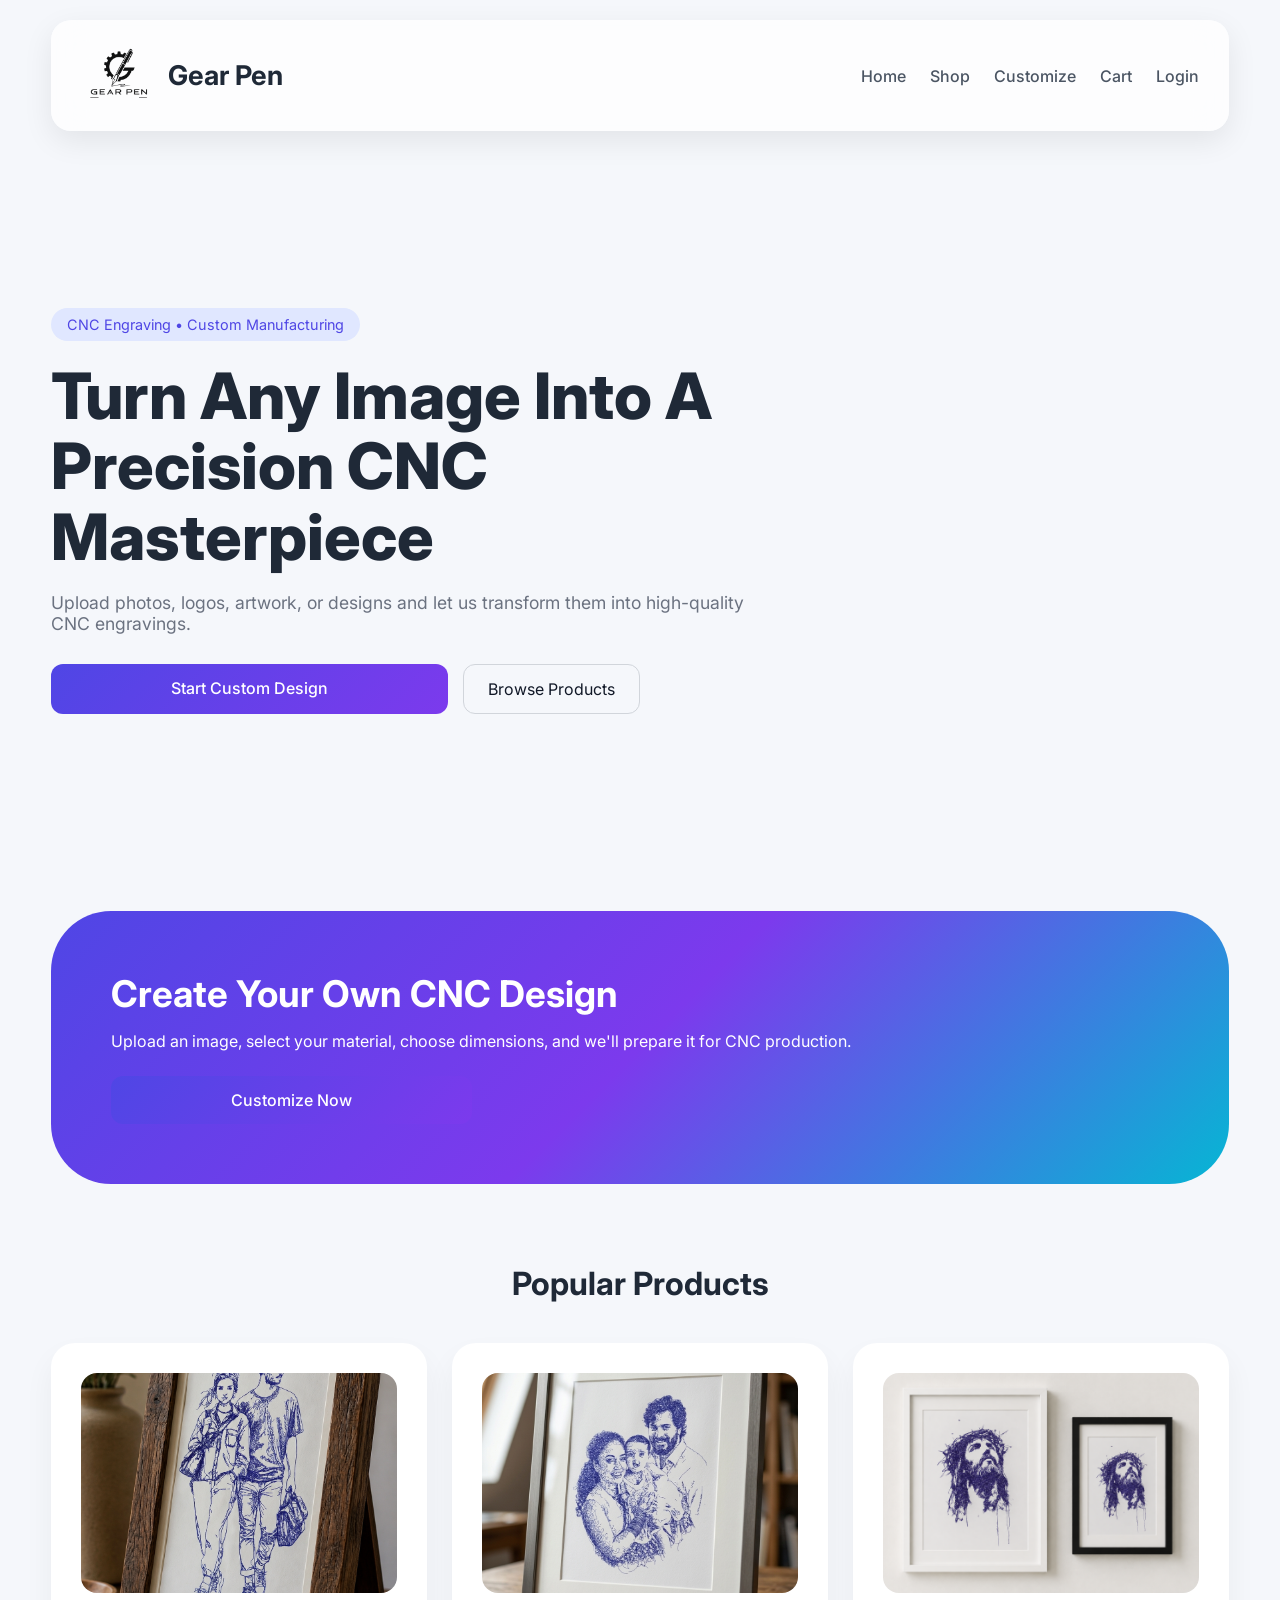
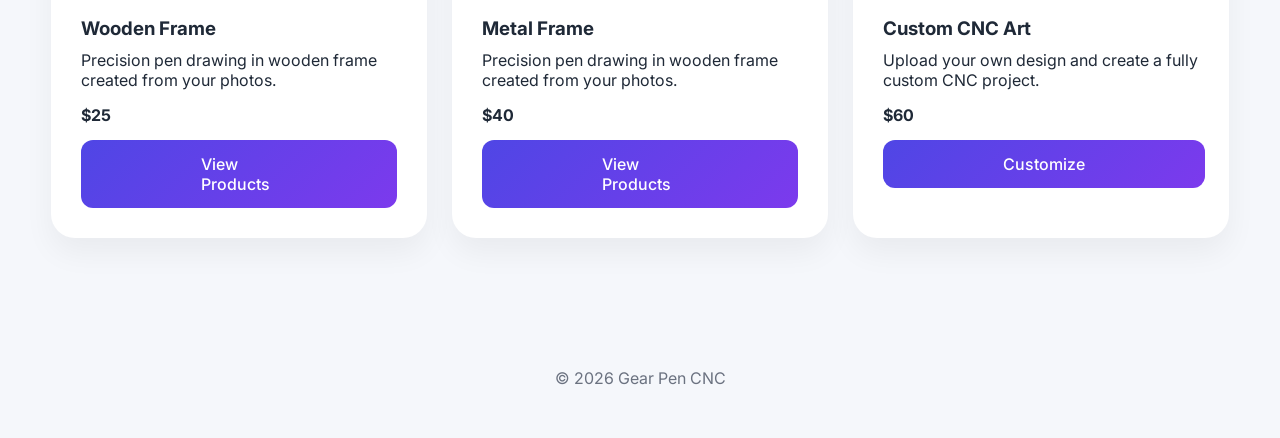
<file: index.html>
<!DOCTYPE html>

<html lang="en">
<head>
<meta charset="UTF-8">
<meta name="viewport" content="width=device-width, initial-scale=1.0">
<title>Gear Pen</title>

<link rel="stylesheet" href="style.css">

<link rel="preconnect" href="https://fonts.googleapis.com">
<link rel="preconnect" href="https://fonts.gstatic.com" crossorigin>

<link href="https://fonts.googleapis.com/css2?family=Inter:wght@300;400;500;600;700;800&display=swap" rel="stylesheet">
</head>

<body>

<header class="navbar">

<div class="logo">
    <img src="Images/logo.png" alt="Gear Pen Logo">
    <span>Gear Pen</span>
</div>

<nav class="links">
    <a href="index.html">Home</a>
    <a href="shop.html">Shop</a>
    <a href="customize.html">Customize</a>
    <a href="cart.html">Cart</a>
    <a href="login.html">Login</a>
</nav>

</header>

<section class="hero">

<div class="hero-left">

    <span class="tag">
        CNC Engraving • Custom Manufacturing
    </span>

    <h1>
        Turn Any Image Into
        A Precision CNC Masterpiece
    </h1>

    <p>
        Upload photos, logos, artwork, or designs and let us transform them into high-quality CNC engravings.
    </p>

    <div class="hero-buttons">

        <a href="customize.html" class="btn-primary">
            Start Custom Design
        </a>

        <a href="shop.html" class="btn-secondary">
            Browse Products
        </a>

    </div>

</div>

</section>

<section class="custom-highlight">

<div class="custom-card">

    <h2>Create Your Own CNC Design</h2>

    <p>
        Upload an image, select your material, choose dimensions, and we'll prepare it for CNC production.
    </p>

    <a href="customize.html" class="btn-primary">Customize Now</a>

</div>


</section>

<section class="products-section">

    <h2>Popular Products</h2>

    <div class="product-grid">

        <div class="card">

            <img src="Images/ww.png"
                 alt="Wooden Frame"
                 class="product-image">

            <h3>Wooden Frame</h3>

            <p>Precision pen drawing in wooden frame created from your photos.</p>

            <p><strong>$25</strong></p>

            <a href="shop.html" class="btn-primary">View Products</a>

        </div>

        <div class="card">

            <img src="Images/w2.png"
                 alt="Metal Frame"
                 class="product-image">

            <h3>Metal Frame</h3>

            <p>Precision pen drawing in wooden frame created from your photos.</p>

            <p><strong>$40</strong></p>

            <a href="shop.html" class="btn-primary">View Products</a>

        </div>

        <div class="card">

            <img src="Images/w3.png"
                 alt="Custom CNC Art"
                 class="product-image">

            <h3>Custom CNC Art</h3>

            <p>Upload your own design and create a fully custom CNC project.</p>

            <p><strong>$60</strong></p>

             <a href="customize.html" class="btn-primary">Customize</a>

        </div>

    </div>

</section>

<footer class="footer">
    © 2026 Gear Pen CNC
</footer>

<script src="script.js"></script>

</body>
</html>
</file>
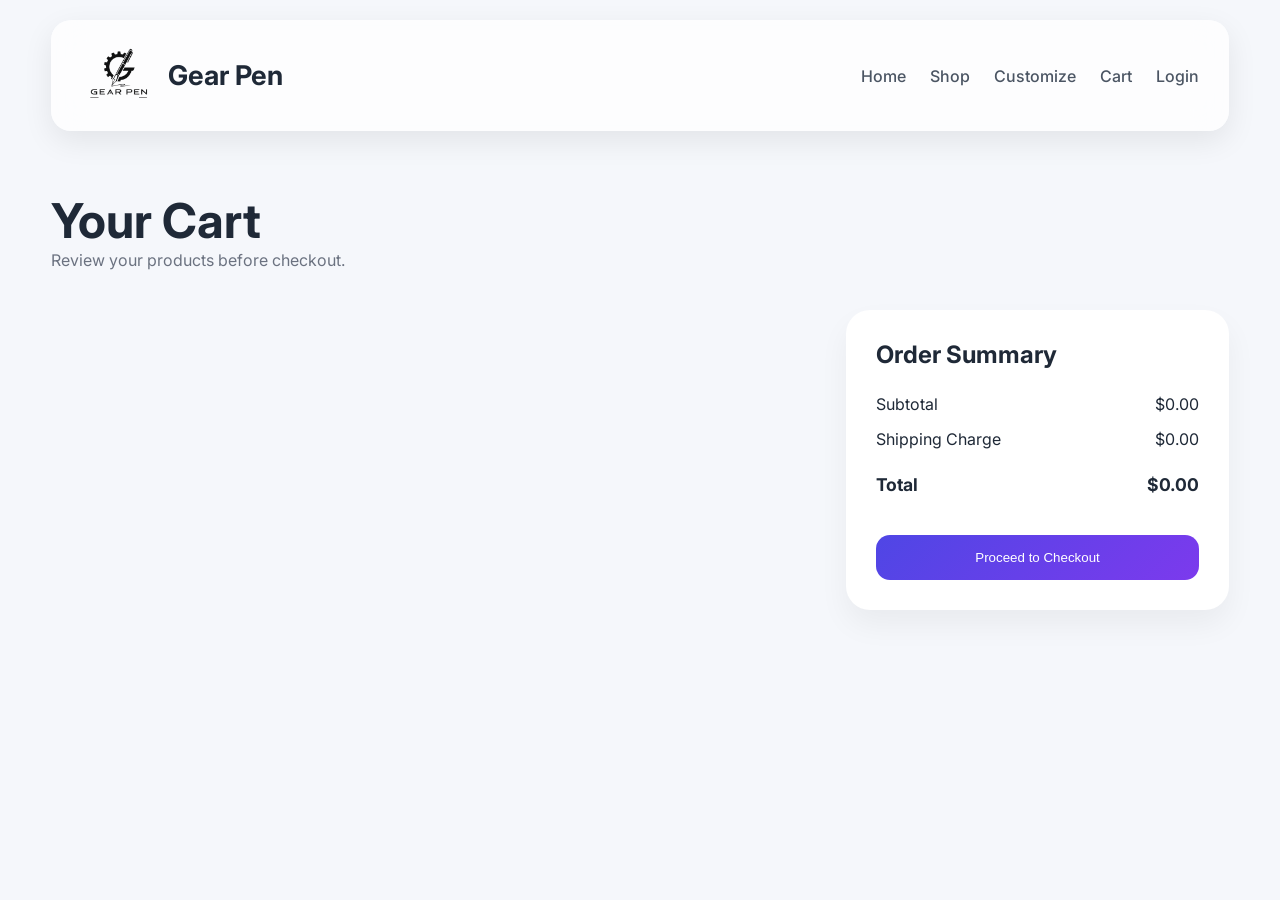
<file: cart.html>
<!DOCTYPE html>
<html lang="en">
<head>
    <meta charset="UTF-8">
    <meta name="viewport" content="width=device-width, initial-scale=1.0">
    <title>Cart - Gear Pen</title>

    <link rel="stylesheet" href="style.css">

    <link rel="preconnect" href="https://fonts.googleapis.com">
    <link rel="preconnect" href="https://fonts.gstatic.com" crossorigin>

    <link href="https://fonts.googleapis.com/css2?family=Inter:wght@300;400;500;600;700;800&display=swap" rel="stylesheet">
</head>

<body>

<header class="navbar">

    <div class="logo">
    <img src="Images/logo.png" alt="Gear Pen Logo">
    <span>Gear Pen</span>
</div>

    <nav class="links">
        <a href="index.html">Home</a>
        <a href="shop.html">Shop</a>
        <a href="customize.html">Customize</a>
        <a href="cart.html">Cart</a>
        <a href="login.html">Login</a>
    </nav>

</header>

<section class="cart-page">

    <div class="cart-header">
        <h1>Your Cart</h1>
        <p>Review your products before checkout.</p>
    </div>

    <div class="cart-layout">

        <!-- LEFT SIDE -->

        <div class="cart-items" id="cart-items">

</div>
        <!-- RIGHT SIDE -->

        <div class="summary-card">

            <h2>Order Summary</h2>

            <div class="summary-row">
    <span>Subtotal</span>
    <span id="cart-subtotal">$0.00</span>
</div>

<div class="summary-row">
    <span>Shipping Charge</span>
    <span id="cart-shipping">$5.00</span>
</div>

<div class="summary-row total-row">
    <span>Total</span>
    <span id="cart-total">$0.00</span>
</div>
            <button class="checkout-btn" onclick="window.location.href='checkout.html'">
    Proceed to Checkout
</button>

        </div>

    </div>

</section>

<script src="script.js"></script>

</body>
</html>
</file>
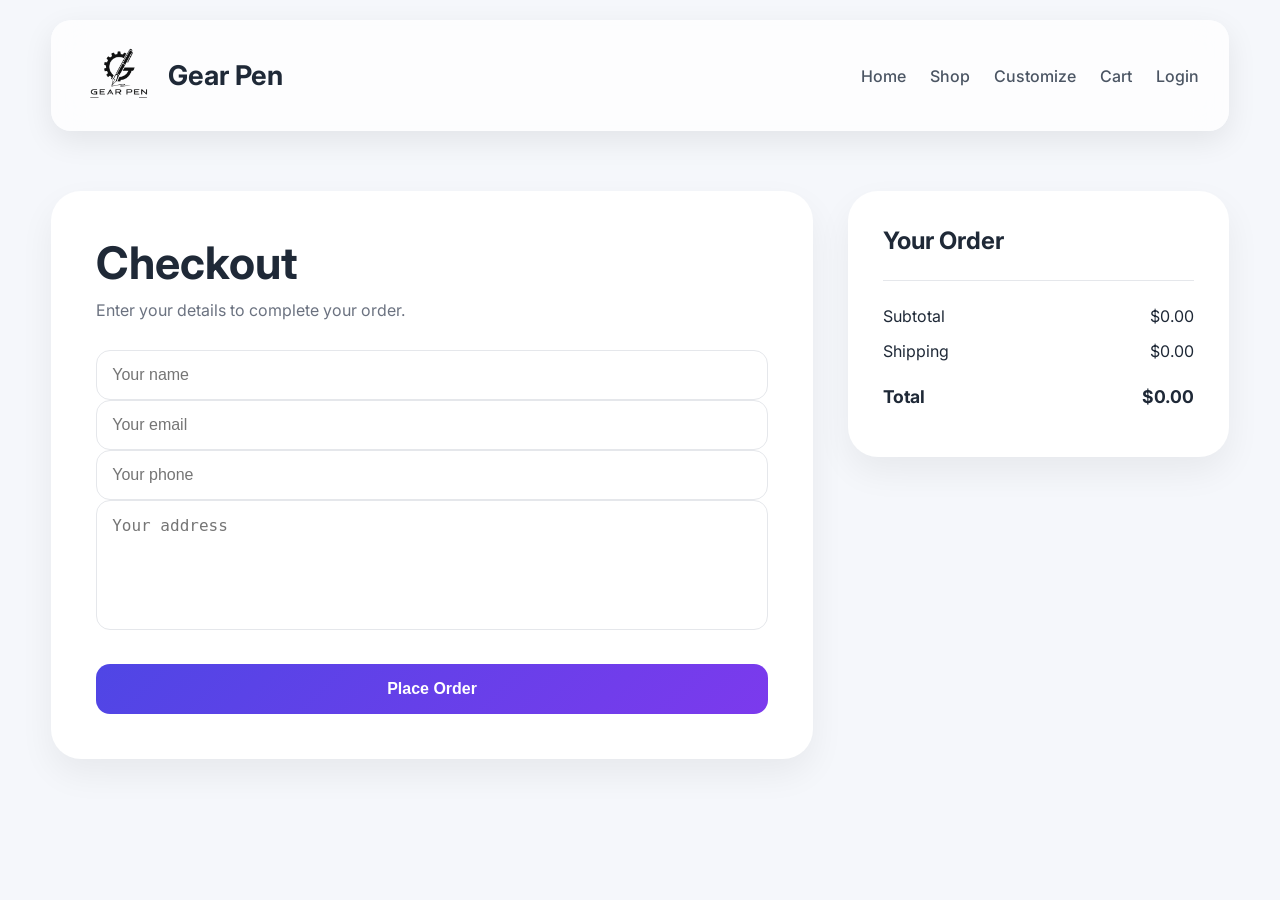
<file: checkout.html>
<!DOCTYPE html>
<html lang="en">

<head>

<meta charset="UTF-8">
<meta name="viewport" content="width=device-width, initial-scale=1.0">

<title>Checkout - Gear Pen </title>

<link rel="stylesheet" href="style.css">

<link rel="preconnect" href="https://fonts.googleapis.com">
<link rel="preconnect" href="https://fonts.gstatic.com" crossorigin>

<link href="https://fonts.googleapis.com/css2?family=Inter:wght@300;400;500;600;700;800&display=swap" rel="stylesheet">

</head>


<body>


<header class="navbar">


<div class="logo">

<img src="Images/logo.png" alt="Gear Pen Logo">

<span>Gear Pen</span>

</div>



<nav class="links">

<a href="index.html">Home</a>

<a href="shop.html">Shop</a>

<a href="customize.html">Customize</a>

<a href="cart.html">Cart</a>

<a href="login.html">Login</a>

</nav>


</header>





<section class="checkout-page">


<div class="checkout-container">



<div class="checkout-form">


<h1>Checkout</h1>

<p>Enter your details to complete your order.</p>



<input 
type="text" 
id="customer-name"
placeholder="Your name">


<input 
type="email" 
id="customer-email"
placeholder="Your email">


<input 
type="text" 
id="customer-phone"
placeholder="Your phone">


<textarea 
id="customer-address"
placeholder="Your address"></textarea>


<button
    class="checkout-btn"
    id="place-order-btn">

    Place Order

</button>


</div>





<div class="checkout-summary">


<h2>Your Order</h2>

<div id="checkout-items"></div>

<hr>

<div class="summary-row">

    <span>Subtotal</span>

    <span id="checkout-subtotal">
        $0.00
    </span>

</div>



<div class="summary-row">

    <span>Shipping</span>

    <span id="checkout-shipping">
        $5.00
    </span>

</div>

<div class="summary-row total-row">

    <span>Total</span>

    <span id="checkout-total">
        $0.00
    </span>

</div>


</div>



</div>


</section>





<script src="script.js"></script>


</body>

</html>
</file>
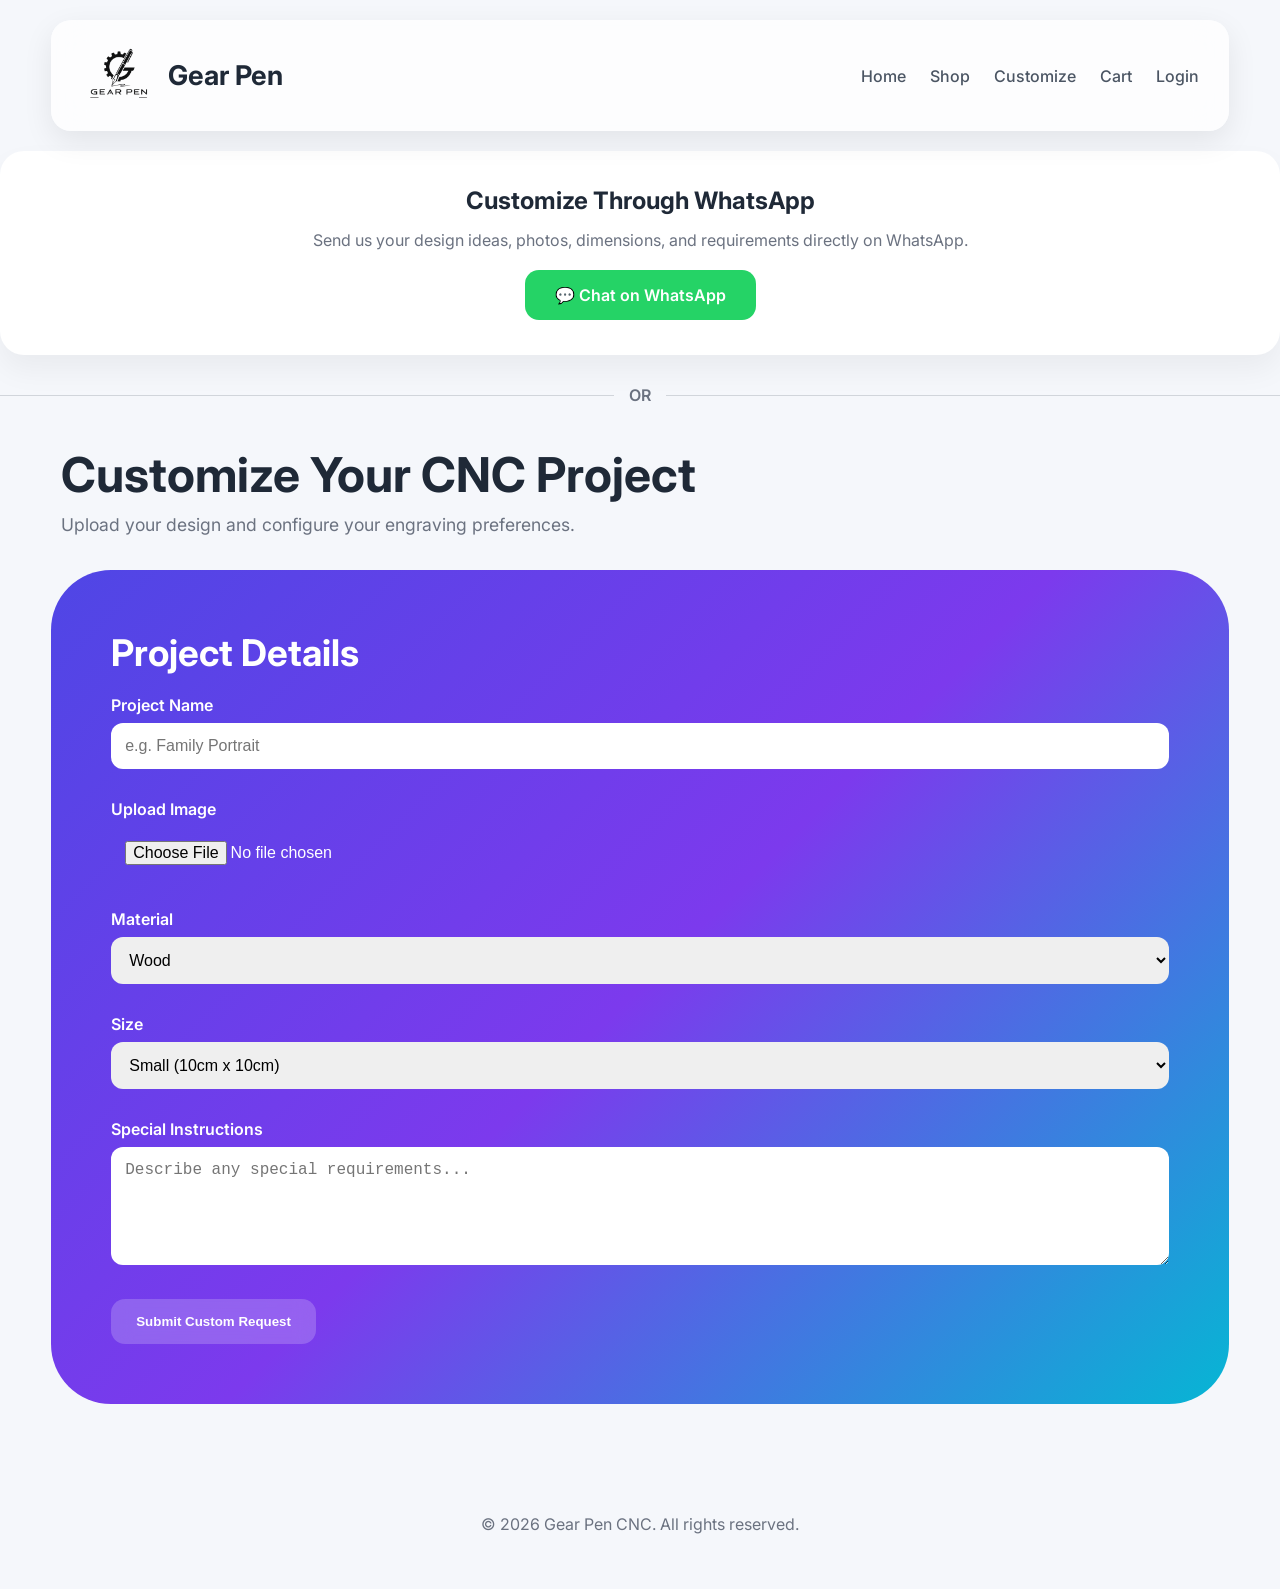
<file: customize.html>
<!DOCTYPE html>
<html lang="en">
<head>
    <meta charset="UTF-8">
    <meta name="viewport" content="width=device-width, initial-scale=1.0">
    <title>Customize - Gear Pen</title>

    <link rel="stylesheet" href="style.css">

    <link rel="preconnect" href="https://fonts.googleapis.com">
    <link rel="preconnect" href="https://fonts.gstatic.com" crossorigin>

    <link href="https://fonts.googleapis.com/css2?family=Inter:wght@300;400;500;600;700&display=swap" rel="stylesheet">
</head>

<body>

<header class="navbar">
    <div class="logo">
    <img src="Images/logo.png" alt="Gear Pen Logo">
    <span>Gear Pen</span>
</div>

    <nav class="links">
        <a href="index.html">Home</a>
        <a href="shop.html">Shop</a>
        <a href="customize.html">Customize</a>
        <a href="cart.html">Cart</a>
        <a href="login.html" class="login-btn">Login</a>
    </nav>
</header>

<div class="whatsapp-card">

    <h2>Customize Through WhatsApp</h2>

    <p>
        Send us your design ideas, photos, dimensions,
        and requirements directly on WhatsApp.
    </p>

    <a
    href="https://wa.me/919995443041?text=Hi%20Gear%20Pen,%20I%20would%20like%20a%20custom%20design."
    target="_blank"
    class="whatsapp-btn">

    💬 Chat on WhatsApp

    </a>

</div>

<div class="or-divider">
    <span>OR</span>
</div>

<section class="section">
    <h1>  Customize Your CNC Project</h1>
    <p style="color:#aaa;">
        Upload your design and configure your engraving preferences.

        
        
    </p>
</section>

<div class="custom-container">

    <div class="custom-card">

        <h2>Project Details</h2>

        <label>Project Name</label>
        <input type="text" placeholder="e.g. Family Portrait">

        <label>Upload Image</label>
        <input type="file" accept="image/*">

        <label>Material</label>
        <select>
            <option>Wood</option>
            <option>Aluminum</option>
            <option>Steel</option>
            <option>Acrylic</option>
        </select>

        <label>Size</label>
        <select>
            <option>Small (10cm x 10cm)</option>
            <option>Medium (20cm x 20cm)</option>
            <option>Large (30cm x 30cm)</option>
        </select>

        <label>Special Instructions</label>
        <textarea rows="5" placeholder="Describe any special requirements..."></textarea>

        <button class="submit-btn">
            Submit Custom Request
        </button>

    </div>

</div>

<footer class="footer">
    <p>© 2026 Gear Pen CNC. All rights reserved.</p>
</footer>

</body>
</html>
</file>
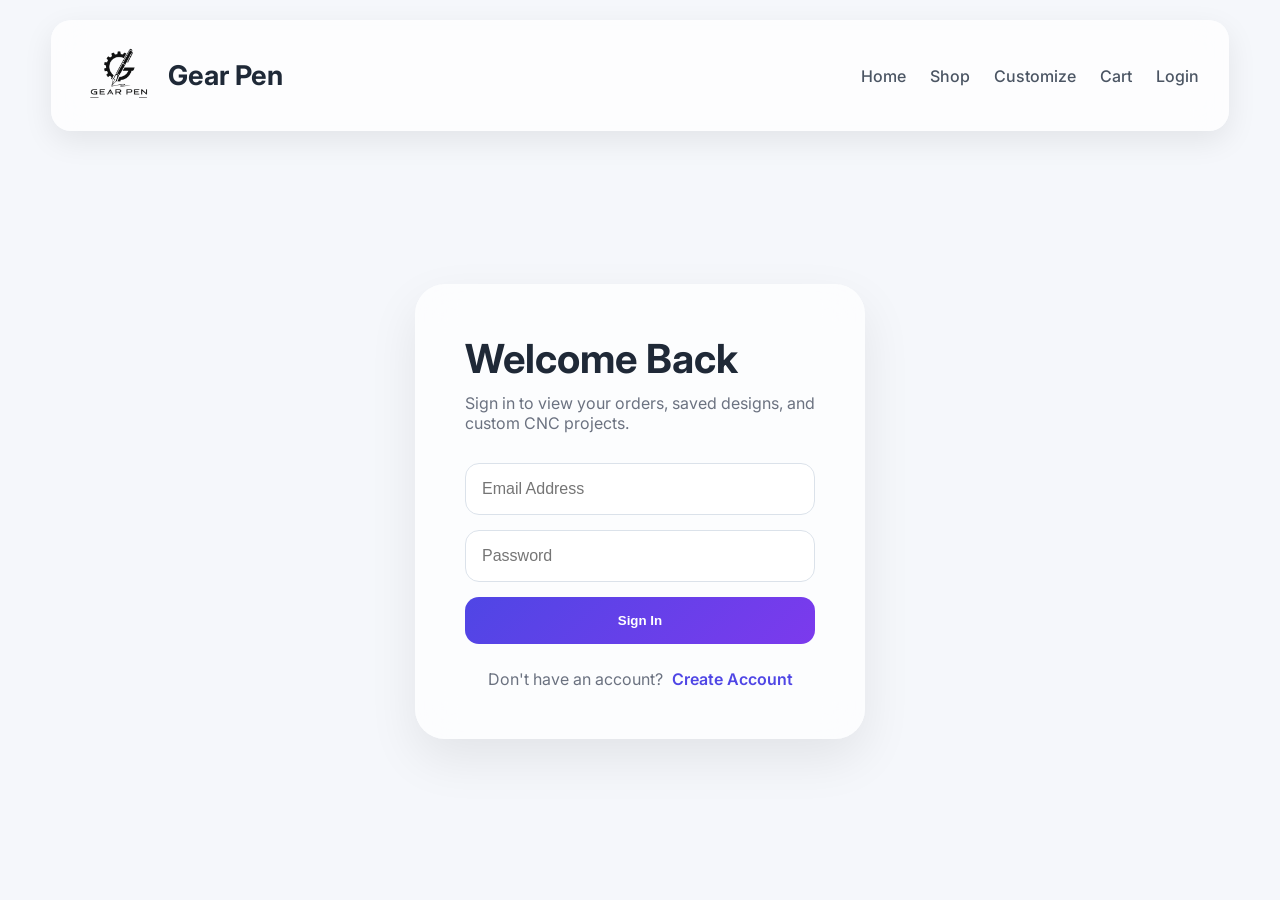
<file: login.html>
<!DOCTYPE html>
<html lang="en">
<head>
    <meta charset="UTF-8">
    <meta name="viewport" content="width=device-width, initial-scale=1.0">
    <title>Login - Gear Pen</title>

    <link rel="stylesheet" href="style.css">

    <link rel="preconnect" href="https://fonts.googleapis.com">
    <link rel="preconnect" href="https://fonts.gstatic.com" crossorigin>

    <link href="https://fonts.googleapis.com/css2?family=Inter:wght@300;400;500;600;700;800&display=swap" rel="stylesheet">
</head>

<body>

<header class="navbar">

 <div class="logo">
    <img src="Images/logo.png" alt="Gear Pen Logo">
    <span>Gear Pen</span>
</div>

    <nav class="links">
        <a href="index.html">Home</a>
        <a href="shop.html">Shop</a>
        <a href="customize.html">Customize</a>
        <a href="cart.html">Cart</a>
        <a href="login.html">Login</a>
    </nav>

</header>

<section class="login-page">

    <div class="login-box">

        <h1>Welcome Back</h1>

        <p>
            Sign in to view your orders, saved designs, and custom CNC projects.
        </p>

        <form>

            <input
                type="email"
                placeholder="Email Address"
            >

            <input
                type="password"
                placeholder="Password"
            >

            <button type="submit">
                Sign In
            </button>

        </form>

        <div class="login-footer">

            <span>
                Don't have an account?
            </span>

            <a href="#">
                Create Account
            </a>

        </div>

    </div>

</section>

</body>
</html>
</file>
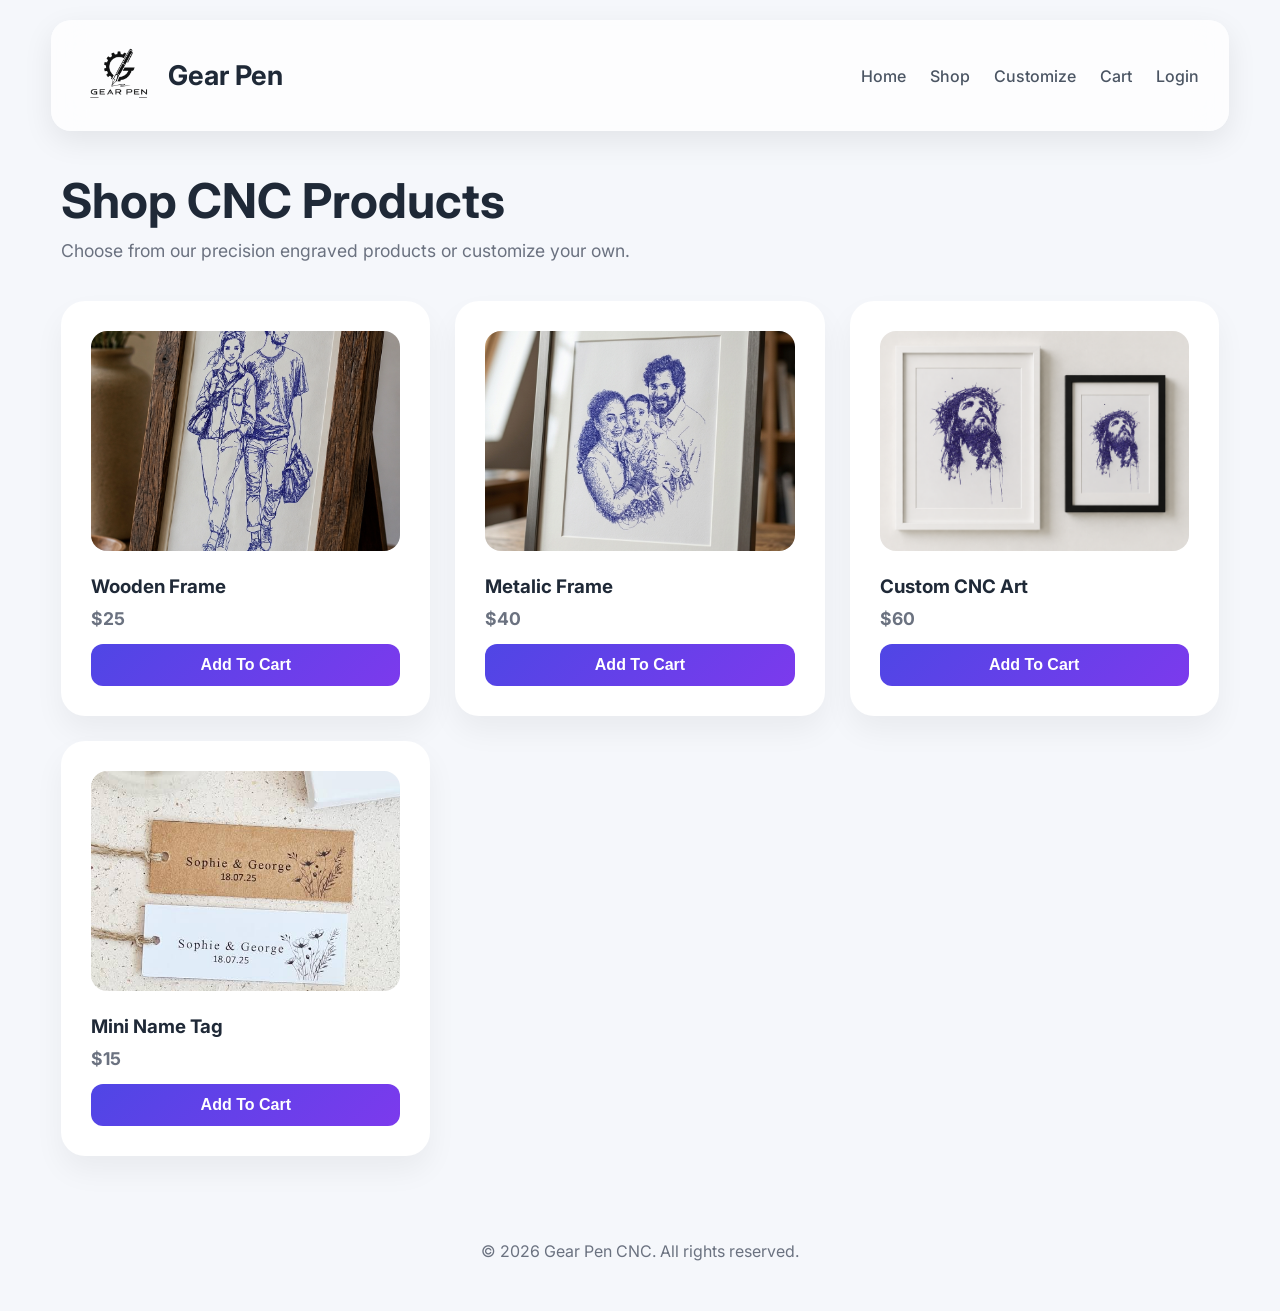
<file: shop.html>
<!DOCTYPE html>
<html lang="en">

<head>

<meta charset="UTF-8">

<meta name="viewport" content="width=device-width, initial-scale=1.0">

<title>Shop - Gear Pen</title>

<link rel="stylesheet" href="style.css">

<link rel="preconnect" href="https://fonts.googleapis.com">
<link rel="preconnect" href="https://fonts.gstatic.com" crossorigin>

<link href="https://fonts.googleapis.com/css2?family=Inter:wght@300;400;600;700&display=swap" rel="stylesheet">

</head>


<body>


<header class="navbar">

    <div class="logo">

        <img src="Images/logo.png" alt="Gear Pen Logo">

        <span>Gear Pen</span>

    </div>


    <nav class="links">

        <a href="index.html">Home</a>

        <a href="shop.html">Shop</a>

        <a href="customize.html">Customize</a>

        <a href="cart.html">Cart</a>

        <a href="login.html" class="login-btn">Login</a>

    </nav>


</header>



<section class="section">

    <h1>Shop CNC Products</h1>

    <p style="color:#aaa;">
        Choose from our precision engraved products or customize your own.
    </p>

</section>



<section class="section">


<div class="product-grid">



<!-- WOOD -->

<div class="card">


<img src="Images/ww.png"
class="product-image"
alt="Wooden Frame">


<h3>Wooden Frame</h3>


<p class="price">$25</p>


<div id="wood-controls">

<button class="cart-btn"
onclick="addToCart('Wooden Frame',25)">
Add To Cart
</button>


</div>


</div>





<!-- METAL -->

<div class="card">


<img src="Images/w2.png"
class="product-image"
alt="Metalic Frame">


<h3>Metalic Frame</h3>


<p class="price">$40</p>


<div id="metal-controls">


<button class="cart-btn"
onclick="addToCart('Metalic Frame',40)">
Add To Cart
</button>


</div>


</div>






<!-- CUSTOM -->

<div class="card">


<img src="Images/w3.png"
class="product-image"
alt="Custom CNC Art">


<h3>Custom CNC Art</h3>


<p class="price">$60</p>


<div id="custom-controls">


<button class="cart-btn"
onclick="addToCart('Custom CNC Art',60)">
Add To Cart
</button>


</div>


</div>







<!-- NAME TAG -->

<div class="card">


<img src="Images/w4.jpeg"
class="product-image"
alt="Mini Name Tag">


<h3>Mini Name Tag</h3>


<p class="price">$15</p>


<div id="tag-controls">


<button class="cart-btn"
onclick="addToCart('Mini Name Tag',15)">
Add To Cart
</button>


</div>


</div>



</div>


</section>




<footer class="footer">

<p>
© 2026 Gear Pen CNC. All rights reserved.
</p>

</footer>



<script src="script.js"></script>

<a href="cart.html"
   id="go-to-cart-btn"
   class="go-to-cart-btn">

   🛒 Go To Cart

</a>

</body>

</html>
</file>
<file: style.css>
/* RESET */

* {
    margin: 0;
    padding: 0;
    box-sizing: border-box;
}

body {
    font-family: 'Inter', sans-serif;
    background: #f5f7fb;
    color: #1f2937;
}

/* NAVBAR */

.navbar {
    width: 92%;
    max-width: 1300px;

    margin: 20px auto;

    display: flex;
    justify-content: space-between;
    align-items: center;

    padding: 18px 30px;

    background: rgba(255, 255, 255, 0.75);
    backdrop-filter: blur(16px);

    border-radius: 20px;

    box-shadow: 0 10px 30px rgba(0,0,0,0.08);

    position: sticky;
    top: 15px;
    z-index: 200;
}

.logo {
    display: flex;
    align-items: center;
    gap: 12px;

    font-size: 1.7rem;
    font-weight: 700;
}

.logo img {
    width: 75px;
    height: 75px;

    object-fit: contain;
}

.links {
    display: flex;
    gap: 24px;
}

.links a {
    text-decoration: none;
    color: #4b5563;
    font-weight: 500;
    transition: 0.3s;
}

.links a:hover {
    color: #4f46e5;
}

/* BUTTONS */

.btn-primary {
    display: inline-block;

    text-decoration: none;

    background: linear-gradient(
        135deg,
        #4f46e5,
        #7c3aed
    );

    color: white;

    padding: 14px 120px;

    border-radius: 12px;

    font-weight: 500;

    transition: 0.3s;
}

.btn-primary:hover {
    transform: translateY(-3px);
}

.btn-secondary {
    display: inline-block;

    text-decoration: none;

    border: 1px solid #d1d5db;

    color: #111827;

    padding: 14px 24px;

    border-radius: 12px;
}

/* HERO */

.hero {
    width: 92%;
    max-width: 1300px;

    margin: auto;

    min-height: 80vh;

    display: flex;
    align-items: center;
}

.hero-left {
    max-width: 700px;
}

.tag {
    display: inline-block;

    background: #e0e7ff;
    color: #4f46e5;

    padding: 8px 16px;

    border-radius: 999px;

    margin-bottom: 20px;

    font-size: 0.9rem;
}

.hero h1 {
    font-size: 4rem;
    line-height: 1.1;

    margin-bottom: 20px;

    font-weight: 800;
}

.hero p {
    color: #6b7280;

    font-size: 1.1rem;

    margin-bottom: 30px;
}

.hero-buttons {
    display: flex;
    gap: 15px;
}

/* CUSTOM SECTION */

.custom-highlight {
    width: 92%;
    max-width: 1300px;

    margin: 40px auto;
}

.custom-card {
    padding: 60px;

    border-radius: 60px;

    color: white;

    background: linear-gradient(
        135deg,
        #4f46e5,
        #7c3aed,
        #06b6d4
    );
}

.custom-card h2 {
    font-size: 2.3rem;
    margin-bottom: 15px;
}

.custom-card p {
    margin-bottom: 25px;
}

/* FEATURES */

.features {
    width: 92%;
    max-width: 1300px;

    margin: 80px auto;

    display: grid;

    grid-template-columns: repeat(auto-fit, minmax(250px, 1fr));

    gap: 25px;
}

.feature-box {
    background: white;

    padding: 30px;

    border-radius: 24px;

    box-shadow: 0 15px 30px rgba(0,0,0,0.05);
}

.feature-box h3 {
    margin-bottom: 15px;
}

/* PRODUCTS */

.products-section {
    width: 92%;
    max-width: 1300px;

    margin: 80px auto;
}

.products-section h2 {
    text-align: center;

    margin-bottom: 40px;

    font-size: 2rem;
}

.product-grid {
    display: grid;

    grid-template-columns: repeat(auto-fit, minmax(280px, 1fr));

    gap: 25px;
}

.card {
    background: white;

    padding: 30px;

    border-radius: 24px;

    box-shadow: 0 15px 30px rgba(0,0,0,0.05);

    transition: 0.3s;
}

.card:hover {
    transform: translateY(-8px);
}

.card h3 {
    margin-bottom: 15px;
}

.card p {
    margin-bottom: 20px;
}

.card button {
    width: 100%;

    border: none;

    padding: 12px;

    border-radius: 12px;

    cursor: pointer;

    color: white;

    background: linear-gradient(
        135deg,
        #4f46e5,
        #7c3aed
    );
}

/* FOOTER */

.footer {
    text-align: center;

    padding: 50px;

    color: #6b7280;
}

/* MOBILE */

@media (max-width: 768px) {

    .navbar {
        flex-direction: column;
        gap: 15px;
    }

    .links {
        flex-wrap: wrap;
        justify-content: center;
    }

    .hero h1 {
        font-size: 2.5rem;
    }

    .hero-buttons {
        flex-direction: column;
    }

    .custom-card {
        padding: 30px;
    }
}
/* LOGIN PAGE */

.login-page {

    min-height: 80vh;

    display: flex;
    justify-content: center;
    align-items: center;

    padding: 40px;
}

.login-box {

    width: 100%;
    max-width: 450px;

    background: rgba(255,255,255,0.7);

    backdrop-filter: blur(20px);

    border-radius: 30px;

    padding: 50px;

    box-shadow:
    0 20px 50px rgba(0,0,0,0.08);
}

.login-box h1 {

    font-size: 2.5rem;

    margin-bottom: 10px;
}

.login-box p {

    color: #6b7280;

    margin-bottom: 30px;
}

.login-box form {

    display: flex;
    flex-direction: column;

    gap: 15px;
}

.login-box input {

    padding: 16px;

    border: 1px solid #dbe2ea;

    border-radius: 14px;

    font-size: 1rem;

    outline: none;
}

.login-box input:focus {

    border-color: #4f46e5;
}

.login-box button {

    border: none;

    padding: 16px;

    border-radius: 14px;

    color: white;

    font-weight: 600;

    cursor: pointer;

    background: linear-gradient(
        135deg,
        #4f46e5,
        #7c3aed
    );
}

.login-footer {

    margin-top: 25px;

    text-align: center;
}

.login-footer span {

    color: #6b7280;
}

.login-footer a {

    margin-left: 5px;

    text-decoration: none;

    color: #4f46e5;

    font-weight: 600;
}
/* CART PAGE */

.cart-page {

    width: 92%;
    max-width: 1300px;

    margin: 60px auto;
}

.cart-header {

    margin-bottom: 40px;
}

.cart-header h1 {

    font-size: 3rem;
}

.cart-header p {

    color: #6b7280;
}

.cart-layout {

    display: grid;

    grid-template-columns: 2fr 1fr;

    gap: 30px;
}

.cart-items {

    display: flex;
    flex-direction: column;

    gap: 20px;
}

.cart-item {

    background: white;

    padding: 25px;

    border-radius: 20px;

    box-shadow:
    0 15px 30px rgba(0,0,0,0.05);

    display: flex;

    justify-content: space-between;
    align-items: center;
}

.quantity-box {

    display: flex;
    align-items: center;

    gap: 12px;
}

.quantity-box button {

    width: 35px;
    height: 35px;

    border: none;

    border-radius: 10px;

    background: #eef2ff;

    cursor: pointer;
}

.summary-card {

    background: white;

    padding: 30px;

    border-radius: 24px;

    box-shadow:
    0 15px 30px rgba(0,0,0,0.05);

    height: fit-content;
}

.summary-card h2 {

    margin-bottom: 25px;
}

.summary-row {

    display: flex;

    justify-content: space-between;

    margin-bottom: 15px;
}

.total-row {

    font-weight: 700;

    font-size: 1.1rem;

    margin-top: 25px;
}

.checkout-btn {

    width: 100%;

    margin-top: 25px;

    border: none;

    padding: 15px;

    border-radius: 14px;

    color: white;

    cursor: pointer;

    background: linear-gradient(
        135deg,
        #4f46e5,
        #7c3aed
    );
}

@media(max-width:900px){

    .cart-layout{
        grid-template-columns:1fr;
    }

}
/* ==========================
   CUSTOMIZE PAGE
========================== */

.section{
    width: 92%;
    max-width: 1300px;

    margin: 40px auto 35px auto;
    padding: 0 10px;
}

.section h1{
    font-size: 3rem;
    margin-bottom: 10px;
}

.section p{
    color: #6b7280 !important;
    font-size: 1.1rem;
}

.custom-container{
    width: 92%;
    max-width: 1300px;

    margin: 35px auto 60px auto;
}

.custom-card{
    padding: 60px;
    border-radius: 60px;

    color: white;

    background: linear-gradient(
        135deg,
        #4f46e5,
        #7c3aed,
        #06b6d4
    );
}

/* FORM LAYOUT */

.custom-card label{
    display:block;
    margin-top:20px;
    margin-bottom:8px;
    font-weight:600;
}

.custom-card input,
.custom-card select,
.custom-card textarea{
    width:100%;

    padding:14px;

    border:none;

    border-radius:12px;

    margin-bottom:10px;

    font-size:1rem;
}

.submit-btn{
    margin-top:20px;

    border:none;

    padding:15px 25px;

    border-radius:14px;

    color:white;

    cursor:pointer;

    font-weight:600;

    background:rgba(255,255,255,0.2);
    backdrop-filter:blur(10px);
}

.submit-btn:hover{
    background:rgba(255,255,255,0.3);
}

/* MOBILE */

@media(max-width:768px){

    .section{
        margin-top:25px;
        margin-bottom:25px;
    }

    .section h1{
        font-size:2.2rem;
    }

    .custom-container{
        margin-top:25px;
    }

    .custom-card{
        padding:30px;
        border-radius:30px;
    }
}

.product-image {
    width: 100%;
    height: 220px;
    object-fit: cover;
    border-radius: 16px;
    margin-bottom: 20px;
}

.card {
    overflow: hidden;
}

.card h3 {
    margin-bottom: 10px;
}

.card p {
    margin-bottom: 15px;
}

/* ==========================
   SHOP CART CONTROLS
========================== */


.cart-btn {

    width:100%;

    padding:14px 20px;

    border:none;

    border-radius:14px;

    cursor:pointer;

    color:white;

    font-size:1rem;

    font-weight:600;

    background:linear-gradient(
        135deg,
        #4f46e5,
        #7c3aed
    );

    transition:0.3s;

}



.cart-btn:hover {

    transform:translateY(-3px);

}




/* SHOP QUANTITY CONTROL */


.quantity-box {

    display:flex;

    justify-content:center;

    align-items:center;

    gap:15px;

    margin-top:15px;

}



.quantity-box span {

    min-width:30px;

    text-align:center;

    font-size:1.2rem;

    font-weight:700;

}




.quantity-box button {

    width:40px;

    height:40px;

    border:none;

    border-radius:12px;

    cursor:pointer;

    font-size:1.2rem;

    font-weight:700;

    background:#eef2ff;

    color:#4f46e5;

    transition:0.3s;

}



.quantity-box button:hover {

    background:#4f46e5;

    color:white;

}



/* SHOP PRODUCT TEXT */


.price {

    font-size:1.3rem;

    font-weight:700;

    color:#4f46e5;

}

/* ==========================
   CHECKOUT PAGE
========================== */


.checkout-page {

    width: 92%;
    max-width: 1300px;

    margin: 60px auto;

}



.checkout-container {

    display: grid;

    grid-template-columns: 2fr 1fr;

    gap: 35px;

}



/* CHECKOUT FORM */


.checkout-form {

    background: white;

    padding: 45px;

    border-radius: 30px;

    box-shadow:
    0 15px 35px rgba(0,0,0,0.06);

}



.checkout-form h1 {

    font-size: 2.8rem;

    margin-bottom: 10px;

}



.checkout-form p {

    color:#6b7280;

    margin-bottom:30px;

}



.checkout-form label {

    display:block;

    margin-top:18px;

    margin-bottom:8px;

    font-weight:600;

}



.checkout-form input,
.checkout-form textarea {


    width:100%;

    padding:15px;

    border:1px solid #e5e7eb;

    border-radius:14px;

    font-size:1rem;

    outline:none;

}



.checkout-form textarea {

    height:130px;

    resize:none;

}



.checkout-form input:focus,
.checkout-form textarea:focus {

    border-color:#4f46e5;

}



/* ORDER SUMMARY */


.checkout-summary {


    background:white;

    padding:35px;

    border-radius:30px;

    height:fit-content;

    box-shadow:

    0 15px 35px rgba(0,0,0,0.06);

}



.checkout-summary h2 {

    margin-bottom:25px;

}



.checkout-item {

    display:flex;

    justify-content:space-between;

    margin-bottom:15px;

    color:#374151;

}



.checkout-summary hr {

    margin:25px 0;

    border:none;

    border-top:1px solid #e5e7eb;

}



/* BUTTON */


.checkout-form .checkout-btn {

    margin-top:30px;

    width:100%;

    border:none;

    padding:16px;

    border-radius:14px;

    cursor:pointer;

    font-size:1rem;

    font-weight:600;

    color:white;


    background:linear-gradient(

    135deg,

    #4f46e5,

    #7c3aed

    );

}



.checkout-form .checkout-btn:hover {

    transform:translateY(-3px);

}




/* MOBILE */


@media(max-width:900px){


    .checkout-container {

        grid-template-columns:1fr;

    }


}

.go-to-cart-btn{

    position: fixed;

    bottom: 20px;
    left: 50%;

    transform: translateX(-50%);

    background: linear-gradient(
        135deg,
        #4f46e5,
        #7c3aed
    );

    color: white;

    text-decoration: none;

    padding: 16px 40px;

    border-radius: 50px;

    font-weight: 600;

    box-shadow:
    0 10px 25px rgba(0,0,0,0.2);

    z-index: 999;

    display: none;
}

.whatsapp-card{

    background:white;

    padding:35px;

    border-radius:24px;

    margin-bottom:30px;

    text-align:center;

    box-shadow:
    0 15px 30px rgba(0,0,0,0.05);

}

.whatsapp-card h2{

    margin-bottom:15px;

}

.whatsapp-card p{

    color:#6b7280;

    margin-bottom:20px;

}

.whatsapp-btn{

    display:inline-block;

    background:#25D366;

    color:white;

    text-decoration:none;

    padding:15px 30px;

    border-radius:14px;

    font-weight:600;

}

.or-divider{

    display:flex;

    align-items:center;

    justify-content:center;

    margin:30px 0;

}

.or-divider::before,
.or-divider::after{

    content:"";

    flex:1;

    height:1px;

    background:#d1d5db;

}

.or-divider span{

    margin:0 15px;

    font-weight:600;

    color:#6b7280;

}
</file>
